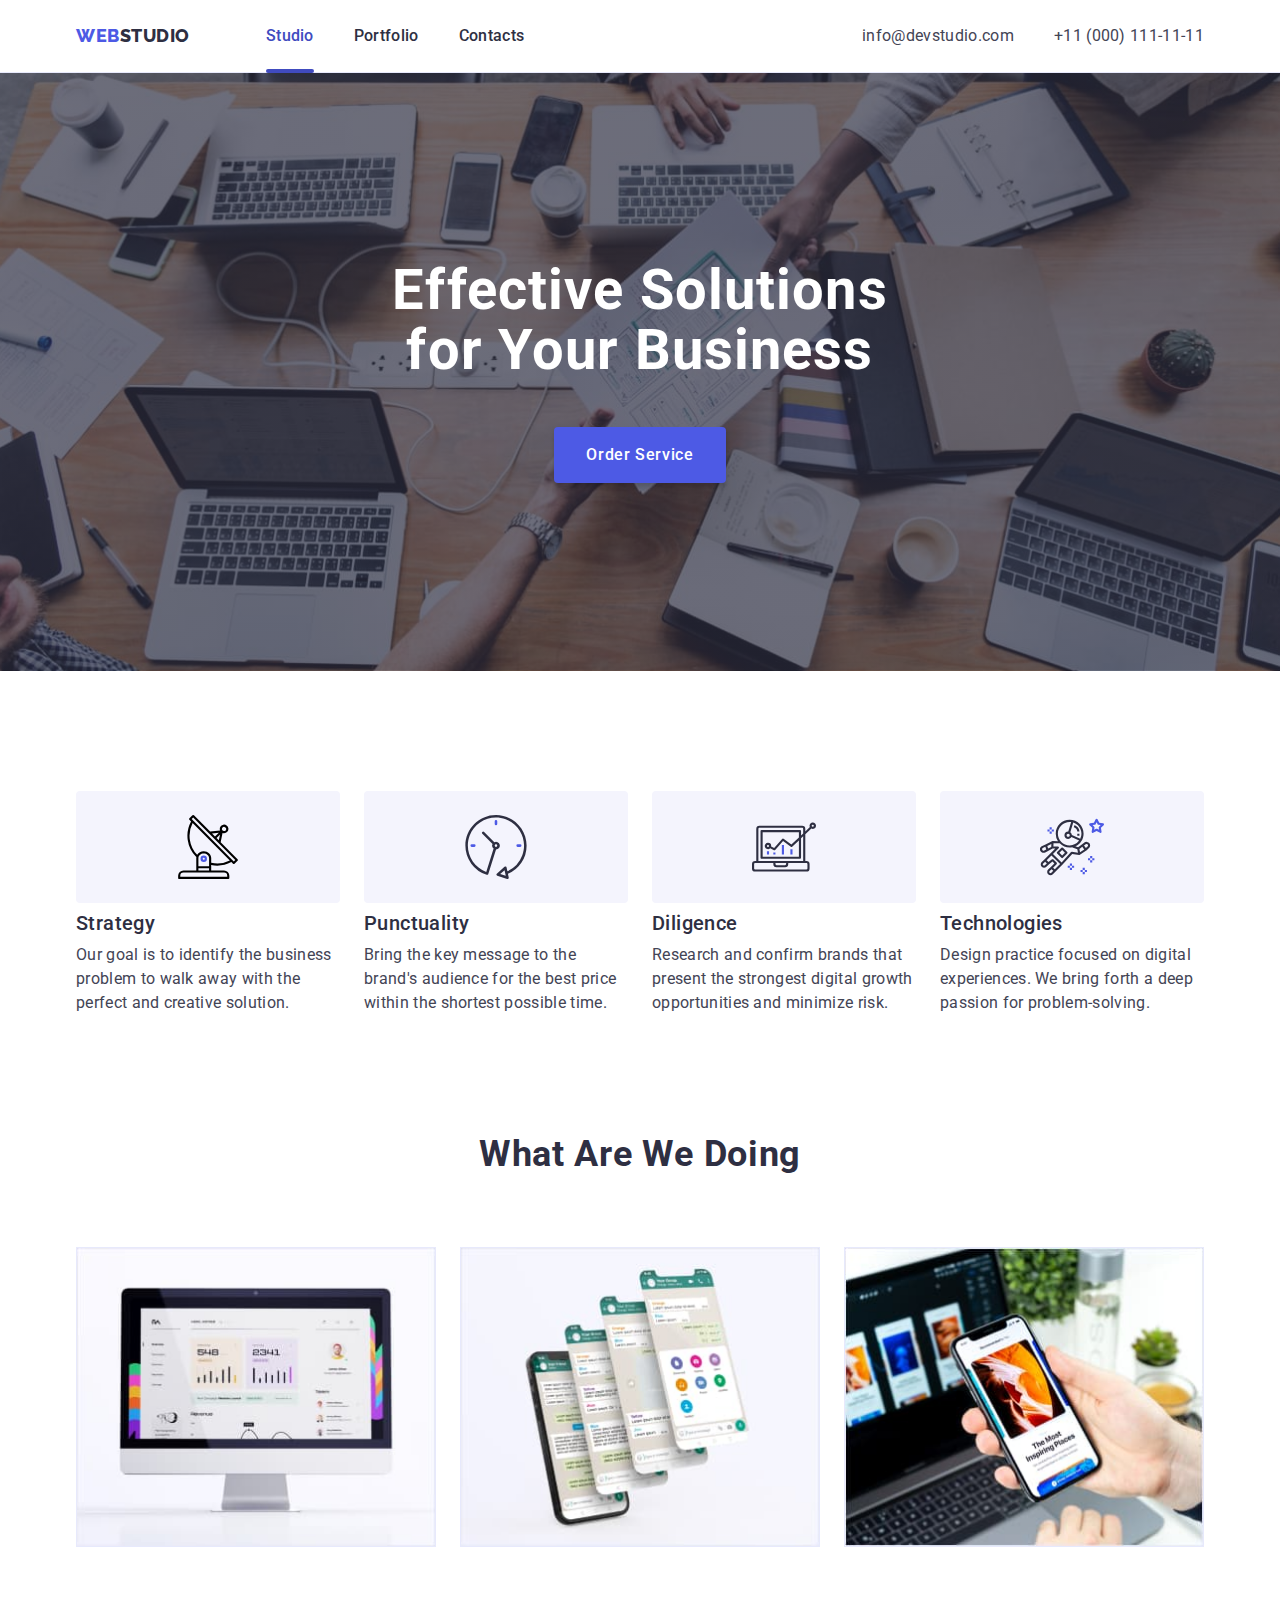
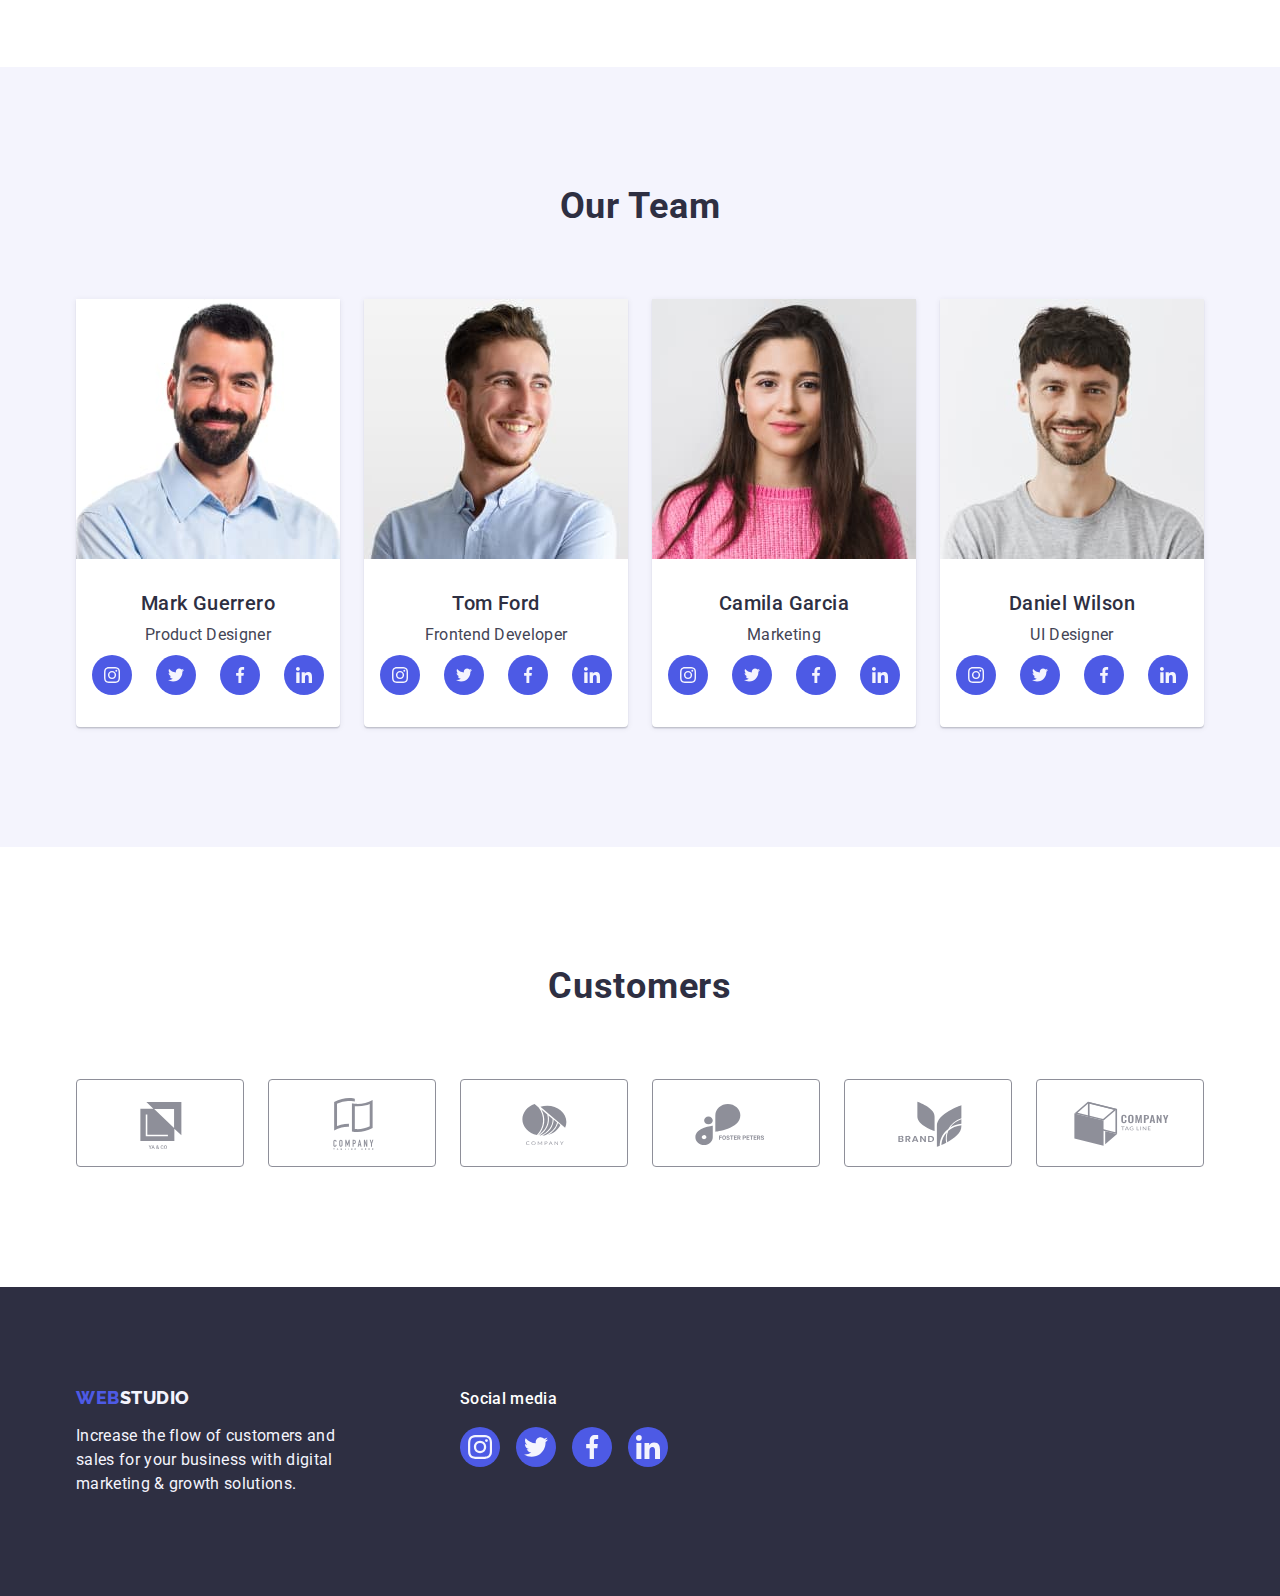
<file: index.html>
<!DOCTYPE html>
<html lang="en">
  <head>
    <meta charset="utf-8" />
    <meta
      name="description"
      content="WEBSTUDIOS description meta tag content"
    />
    <title>WEBSTUDIO</title>
    <!-- Normalize -->
    <link
      rel="stylesheet"
      href="https://cdn.jsdelivr.net/npm/modern-normalize@2.0.0/modern-normalize.min.css"
    />
    <!-- Castom styles -->

    <link
      href="https://fonts.googleapis.com/css2?family=Raleway:wght@800&family=Roboto:wght@400;500;700;900&display=swap"
      rel="stylesheet"
    />

    <!-- Fonts -->
    <link rel="stylesheet" href="./css/styles.css" />
    <link rel="preconnect" href="https://fonts.googleapis.com" />
    <link rel="preconnect" href="https://fonts.gstatic.com" crossorigin />
  </head>

  <body class="page">
    <!-- Header section -->
    <header class="header">
      <div class="header-container container">
        <nav class="header-nav">
          <a class="header-logo link" href="./index.html"
            >Web<span class="logo-other">Studio</span></a
          >
          <ul class="header-list list">
            <li>
              <a class="header-item link active" href="./index.html">Studio</a>
            </li>
            <li>
              <a class="header-item link" href="./portfolio.html">Portfolio</a>
            </li>
            <li><a class="header-item link" href="">Contacts</a></li>
          </ul>
        </nav>

        <!-- Contacts -->
        <address class="contacts">
          <ul class="contacts-list list">
            <li>
              <a class="contacts-item link" href="mailto:info@devstudio.com"
                >info@devstudio.com</a
              >
            </li>
            <li>
              <a class="contacts-item link" href="tel:+110001111111"
                >+11 (000) 111-11-11</a
              >
            </li>
          </ul>
        </address>
      </div>
    </header>

    <!-- Main block -->
    <main class="main">
      <!--Order section  -->
      <section class="section order">
        <div class="order-container container">
          <h1 class="order-title">Effective Solutions for Your Business</h1>
          <button class="order-btn" type="button" data-modal-open>
            Order Service
          </button>
        </div>
      </section>

      <!-- Benefits section-->
      <section class="section benefits">
        <div class="benefits-container container">
          <h2 class="benefits-title visually-hidden">Benefits</h2>
          <ul class="benefits-list list">
            <li class="benefits-item">
              <div class="benefats-icons-container">
                <svg class="benefits-icon" width="64" height="64">
                  <use href="./images/icons.svg#antenna"></use>
                </svg>
              </div>
              <h3 class="benefits-item-title">Strategy</h3>
              <p class="text benefits-title-par">
                Our goal is to identify the business problem to walk away with
                the perfect and creative solution.
              </p>
            </li>

            <li class="benefits-item">
              <div class="benefats-icons-container">
                <svg class="benefits-icon" width="64" height="64">
                  <use href="./images/icons.svg#clock"></use>
                </svg>
              </div>
              <h3 class="benefits-item-title">Punctuality</h3>
              <p class="text benefits-title-par">
                Bring the key message to the brand's audience for the best price
                within the shortest possible time.
              </p>
            </li>

            <li class="benefits-item">
              <div class="benefats-icons-container">
                <svg class="benefits-icon" width="64" height="64">
                  <use href="./images/icons.svg#diagram"></use>
                </svg>
              </div>
              <h3 class="benefits-item-title">Diligence</h3>
              <p class="text benefits-title-par">
                Research and confirm brands that present the strongest digital
                growth opportunities and minimize risk.
              </p>
            </li>

            <li class="benefits-item">
              <div class="benefats-icons-container">
                <svg class="benefits-icon" width="64" height="64">
                  <use href="./images/icons.svg#astronaut"></use>
                </svg>
              </div>
              <h3 class="benefits-item-title">Technologies</h3>
              <p class="text benefits-title-par">
                Design practice focused on digital experiences. We bring forth a
                deep passion for problem-solving.
              </p>
            </li>
          </ul>
        </div>
      </section>

      <!-- Working section -->
      <section class="section working">
        <div class="working-container container">
          <h2 class="title-working">What are we doing</h2>
          <ul class="working-list list">
            <li class="working-item">
              <img
                class="working-img site"
                src="./images/working/img1.jpg"
                alt="Сomputer site"
                width="360"
                height="300"
              />
            </li>

            <li class="working-item">
              <img
                class="working-img mess"
                src="./images/working/img2.jpg"
                alt="Messenger"
                width="360"
                height="300"
              />
            </li>

            <li class="working-item">
              <img
                class="working-img tel"
                src="./images/working/img3.jpg"
                alt="Telephone sites"
                width="360"
                height="300"
              />
            </li>
          </ul>
        </div>
      </section>

      <!-- Team section-->
      <section class="section team">
        <div class="team-container container">
          <h2 class="title-team">Our Team</h2>
          <ul class="team-list list card-set">
            <li class="team-item card-set-item">
              <img
                class="team-img p-designer"
                src="./images/team/img(0).jpg"
                alt="A dark-haired man with a thick black beard in a blue collared shirt"
                width="264"
                height="260"
              />
              <div class="employee">
                <h3 class="team-title">Mark Guerrero</h3>
                <p class="position">Product Designer</p>
                <ul class="network-list list">
                  <li class="network-item">
                    <a
                      class="link network-link"
                      href="https://www.instagram.com/"
                      target="_blank"
                      rel="noopener noreferrer"
                    >
                      <svg class="network-icon" width="16" height="16">
                        <use href="./images/icons.svg#instagram"></use>
                      </svg>
                    </a>
                  </li>

                  <li class="network-item">
                    <a
                      class="link network-link"
                      href="https://twitter.com/"
                      target="_blank"
                      rel="noopener noreferrer"
                    >
                      <svg class="network-icon" width="16" height="16">
                        <use href="./images/icons.svg#twitter"></use>
                      </svg>
                    </a>
                  </li>

                  <li class="network-item">
                    <a
                      class="link network-link"
                      href="https://www.facebook.com/"
                      target="_blank"
                      rel="noopener noreferrer"
                    >
                      <svg class="network-icon" width="16" height="16">
                        <use href="./images/icons.svg#facebook"></use>
                      </svg>
                    </a>
                  </li>

                  <li class="network-item">
                    <a
                      class="link network-link"
                      href="https://www.linkedin.com/"
                      target="_blank"
                      rel="noopener noreferrer"
                    >
                      <svg class="network-icon" width="16" height="16">
                        <use href="./images/icons.svg#linkedin"></use>
                      </svg>
                    </a>
                  </li>
                </ul>
              </div>
            </li>

            <li class="team-item card-set-item">
              <img
                class="team-img developer"
                src="./images/team/img(1).jpg"
                alt="smiling fair-haired man with light stubble in a blue shirt"
                width="264"
                height="260"
              />
              <div class="employee">
                <h3 class="team-title">Tom Ford</h3>
                <p class="position">Frontend Developer</p>
                <ul class="list network-list">
                  <li class="network-item">
                    <a
                      class="link network-link"
                      href="https://www.instagram.com/"
                      target="_blank"
                      rel="noopener noreferrer"
                    >
                      <svg class="network-icon" width="16" height="16">
                        <use href="./images/icons.svg#instagram"></use>
                      </svg>
                    </a>
                  </li>

                  <li class="network-item">
                    <a
                      class="link network-link"
                      href="https://twitter.com/"
                      target="_blank"
                      rel="noopener noreferrer"
                    >
                      <svg class="network-icon" width="16" height="16">
                        <use href="./images/icons.svg#twitter"></use>
                      </svg>
                    </a>
                  </li>

                  <li class="network-item">
                    <a
                      class="link network-link"
                      href="https://www.facebook.com/"
                      target="_blank"
                      rel="noopener noreferrer"
                    >
                      <svg class="network-icon" width="16" height="16">
                        <use href="./images/icons.svg#facebook"></use>
                      </svg>
                    </a>
                  </li>

                  <li class="network-item">
                    <a
                      class="link network-link"
                      href="https://www.linkedin.com/"
                      target="_blank"
                      rel="noopener noreferrer"
                    >
                      <svg class="network-icon" width="16" height="16">
                        <use href="./images/icons.svg#linkedin"></use>
                      </svg>
                    </a>
                  </li>
                </ul>
              </div>
            </li>

            <li class="team-item card-set-item">
              <img
                class="team-img marketing"
                src="./images/team/img(2).jpg"
                alt="a girl with long dark hair in a pink sweater"
                width="264"
                height="260"
              />
              <div class="employee">
                <h3 class="team-title">Camila Garcia</h3>
                <p class="position">Marketing</p>
                <ul class="list network-list">
                  <li class="network-item">
                    <a
                      class="link network-link"
                      href="https://www.instagram.com/"
                      target="_blank"
                      rel="noopener noreferrer"
                    >
                      <svg class="network-icon" width="16" height="16">
                        <use href="./images/icons.svg#instagram"></use>
                      </svg>
                    </a>
                  </li>

                  <li class="network-item">
                    <a
                      class="link network-link"
                      href="https://twitter.com/"
                      target="_blank"
                      rel="noopener noreferrer"
                    >
                      <svg class="network-icon" width="16" height="16">
                        <use href="./images/icons.svg#twitter"></use>
                      </svg>
                    </a>
                  </li>

                  <li class="network-item">
                    <a
                      class="link network-link"
                      href="https://www.facebook.com/"
                      target="_blank"
                      rel="noopener noreferrer"
                    >
                      <svg class="network-icon" width="16" height="16">
                        <use href="./images/icons.svg#facebook"></use>
                      </svg>
                    </a>
                  </li>

                  <li class="network-item">
                    <a
                      class="link network-link"
                      href="https://www.linkedin.com/"
                      target="_blank"
                      rel="noopener noreferrer"
                    >
                      <svg class="network-icon" width="16" height="16">
                        <use href="./images/icons.svg#linkedin"></use>
                      </svg>
                    </a>
                  </li>
                </ul>
              </div>
            </li>

            <li class="team-item card-set-item">
              <img
                class="team-img ui-designer"
                src="./images/team/img(3).jpg"
                alt="smiling dark-haired man in a gray t-shirt"
                width="264"
                height="260"
              />
              <div class="employee">
                <h3 class="team-title">Daniel Wilson</h3>
                <p class="position">UI Designer</p>
                <ul class="list network-list">
                  <li class="network-item">
                    <a
                      class="link network-link"
                      href="https://www.instagram.com/"
                      target="_blank"
                      rel="noopener noreferrer"
                    >
                      <svg class="network-icon" width="16" height="16">
                        <use href="./images/icons.svg#instagram"></use>
                      </svg>
                    </a>
                  </li>

                  <li class="network-item">
                    <a
                      class="link network-link"
                      href="https://twitter.com/"
                      target="_blank"
                      rel="noopener noreferrer"
                    >
                      <svg class="network-icon" width="16" height="16">
                        <use href="./images/icons.svg#twitter"></use>
                      </svg>
                    </a>
                  </li>

                  <li class="network-item">
                    <a
                      class="link network-link"
                      href="https://www.facebook.com/"
                      target="_blank"
                      rel="noopener noreferrer"
                    >
                      <svg class="network-icon" width="16" height="16">
                        <use href="./images/icons.svg#facebook"></use>
                      </svg>
                    </a>
                  </li>

                  <li class="network-item">
                    <a
                      class="link network-link"
                      href="https://www.linkedin.com/"
                      target="_blank"
                      rel="noopener noreferrer"
                    >
                      <svg class="network-icon" width="16" height="16">
                        <use href="./images/icons.svg#linkedin"></use>
                      </svg>
                    </a>
                  </li>
                </ul>
              </div>
            </li>
          </ul>
        </div>
      </section>

      <!-- customers section -->
      <section class="customers-section">
        <div class="container">
          <h2 class="customers-title">Customers</h2>
          <ul class="list customers-list">
            <li class="customers-item">
              <a
                href=""
                class="link customers-link"
                aria-label="Company YA & CO"
              >
                <svg class="customers-icon" width="104" height="56">
                  <use href="./images/icons.svg#logo0"></use>
                </svg>
              </a>
            </li>
            <li class="customers-item">
              <a
                href=""
                class="link customers-link"
                aria-label="Company TAGLINE HERE"
              >
                <svg class="customers-icon" width="104" height="56">
                  <use href="./images/icons.svg#logo1"></use>
                </svg>
              </a>
            </li>
            <li class="customers-item">
              <a
                href=""
                class="link customers-link"
                aria-label="Company COMPANY"
              >
                <svg class="customers-icon" width="104" height="56">
                  <use href="./images/icons.svg#logo2"></use>
                </svg>
              </a>
            </li>
            <li class="customers-item">
              <a
                href=""
                class="link customers-link"
                aria-label="Company FOSTER PETERS"
              >
                <svg class="customers-icon" width="104" height="56">
                  <use href="./images/icons.svg#logo3"></use>
                </svg>
              </a>
            </li>
            <li class="customers-item">
              <a href="" class="link customers-link" aria-label="Company BRAND">
                <svg class="customers-icon" width="104" height="56">
                  <use href="./images/icons.svg#logo4"></use>
                </svg>
              </a>
            </li>
            <li class="customers-item">
              <a
                href=""
                class="link customers-link"
                aria-label="Company TAG LINE"
              >
                <svg class="customers-icon" width="104" height="56">
                  <use href="./images/icons.svg#logo5"></use>
                </svg>
              </a>
            </li>
          </ul>
        </div>
      </section>
    </main>

    <!-- Footer block -->
    <footer class="footer">
      <div class="footer-container container">
        <div class="footer-logo-container">
          <a class="footer-logo link" href="./index.html"
            >Web<span class="logo-white">Studio</span></a
          >

          <!-- exhortation -->
          <p class="exhortation">
            Increase the flow of customers and sales for your business with
            digital marketing & growth solutions.
          </p>
        </div>

        <div class="footer-container-social">
          <p class="footer-network-text">Social media</p>
          <ul class="list network-list network-list-footer">
            <li class="network-item network-item-footer">
              <a
                class="link network-link network-link-footer"
                href="https://www.instagram.com/"
                target="_blank"
                rel="noopener noreferrer"
              >
                <svg class="network-icon" width="24" height="24">
                  <use href="./images/icons.svg#instagram"></use>
                </svg>
              </a>
            </li>
            <li class="network-item network-item-footer">
              <a
                class="link network-link network-link-footer"
                href="https://twitter.com/"
                target="_blank"
                rel="noopener noreferrer"
              >
                <svg class="network-icon" width="24" height="24">
                  <use href="./images/icons.svg#twitter"></use>
                </svg>
              </a>
            </li>
            <li class="network-item network-item-footer">
              <a
                class="link network-link network-link-footer"
                href="https://www.facebook.com/"
                target="_blank"
                rel="noopener noreferrer"
              >
                <svg class="network-icon" width="24" height="24">
                  <use href="./images/icons.svg#facebook"></use>
                </svg>
              </a>
            </li>
            <li class="network-item network-item-footer">
              <a
                class="link network-link network-link-footer"
                href="https://www.linkedin.com/"
                target="_blank"
                rel="noopener noreferrer"
              >
                <svg class="network-icon" width="24" height="24">
                  <use href="./images/icons.svg#linkedin"></use>
                </svg>
              </a>
            </li>
          </ul>
        </div>
      </div>
    </footer>

    <!-- modal window -->
    <div class="backdrop is-hidden" data-modal>
      <div class="modal">
        <button class="btn modal-btn" type="button" data-modal-close>
          <svg class="modal-icon" width="8" height="8">
            <use href="./images/icons.svg#close"></use>
          </svg>
        </button>
      </div>
    </div>
    <script src="./js/modal.js"></script>
  </body>
</html>
</file>
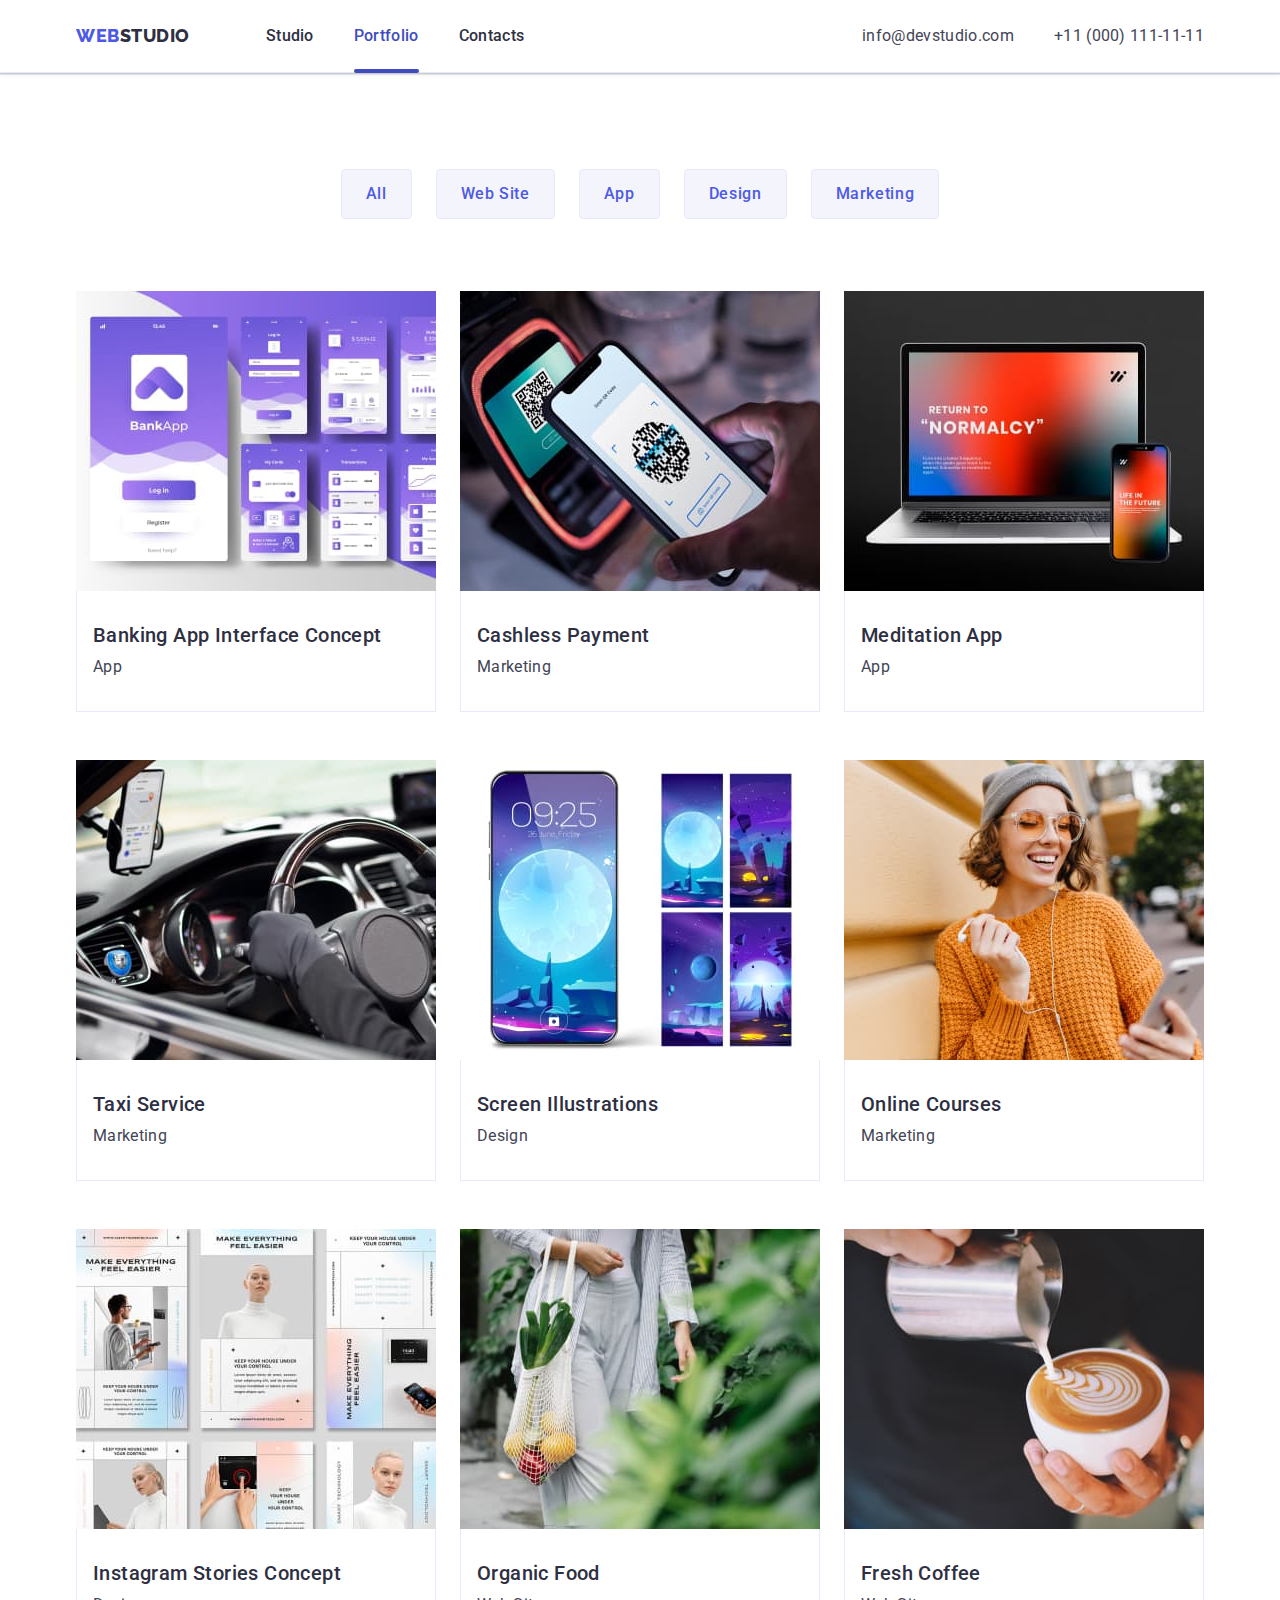
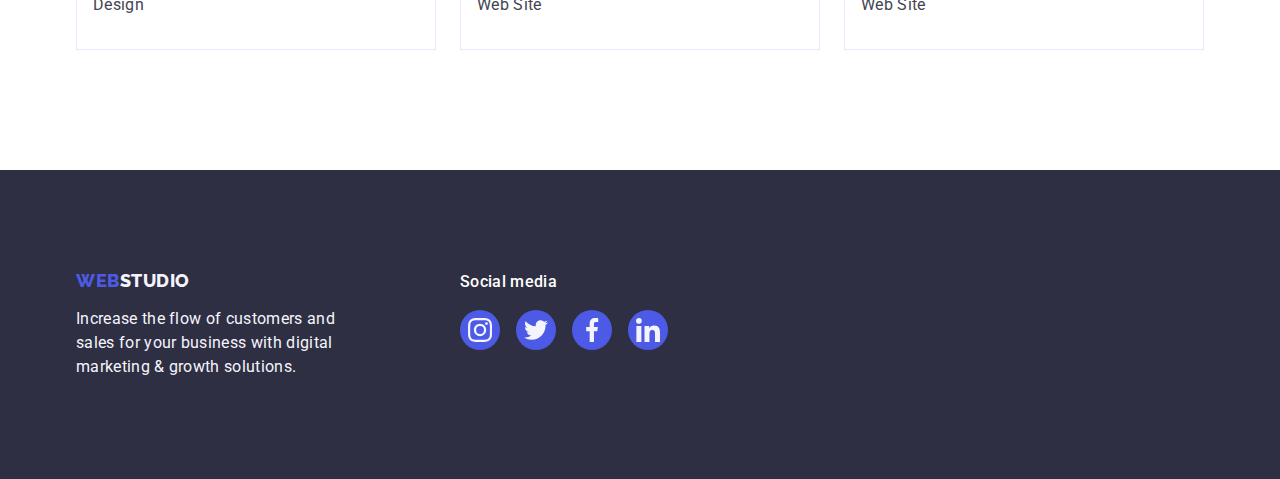
<file: portfolio.html>
<!DOCTYPE html>
<html lang="en">
  <head>
    <meta charset="utf-8" />
    <meta name="description" content="WEBSTUDIOS Portfolio" />
    <title>Portfolio</title>
    <!-- Normalize -->
    <link
      rel="stylesheet"
      href="https://cdn.jsdelivr.net/npm/modern-normalize@2.0.0/modern-normalize.min.css"
    />
    <link rel="stylesheet" href="./css/styles.css" />
    <link rel="preconnect" href="https://fonts.googleapis.com" />
    <link rel="preconnect" href="https://fonts.gstatic.com" crossorigin />
    <link
      href="https://fonts.googleapis.com/css2?family=Raleway:wght@800&family=Roboto:wght@400;500;700;900&display=swap"
      rel="stylesheet"
    />
  </head>

  <body class="page">
    <!-- Header section -->
    <header class="header">
      <div class="header-container container">
        <nav class="header-nav">
          <a class="header-logo link" href="./index.html"
            >Web<span class="logo-other">Studio</span></a
          >
          <ul class="header-list list">
            <li><a class="header-item link" href="./index.html">Studio</a></li>
            <li>
              <a class="header-item link active" href="./portfolio.html"
                >Portfolio</a
              >
            </li>
            <li><a class="header-item link" href="">Contacts</a></li>
          </ul>
        </nav>

        <!-- Contacts -->
        <address class="contacts">
          <ul class="contacts-list list">
            <li>
              <a class="contacts-item link" href="mailto:info@devstudio.com"
                >info@devstudio.com</a
              >
            </li>
            <li>
              <a class="contacts-item link" href="tel:+110001111111"
                >+11 (000) 111-11-11</a
              >
            </li>
          </ul>
        </address>
      </div>
    </header>

    <!-- main block -->
    <main>
      <section class="section-portfolio">
        <div class="container">
          <h1 class="visually-hidden">Completed projects</h1>
          <ul class="list-kind card-set">
            <li>
              <button class="portfolio-btn card-set-item" type="button">
                All
              </button>
            </li>
            <li>
              <button class="portfolio-btn card-set-item" type="button">
                Web Site
              </button>
            </li>
            <li>
              <button class="portfolio-btn card-set-item" type="button">
                App
              </button>
            </li>
            <li>
              <button class="portfolio-btn card-set-item" type="button">
                Design
              </button>
            </li>
            <li>
              <button class="portfolio-btn card-set-item" type="button">
                Marketing
              </button>
            </li>
          </ul>

          <ul class="list card card-set">
            <li class="card-set-item portfolio-item">
              <a href="" class="portfolio-link link">
                <div class="portfolio-overlay">
                  <!-- <div class="portfolio-wrapper"> -->
                  <img
                    class="portfolio-project-image"
                    src="./images/portfolio/img4.jpg"
                    alt="Banking App Interface Concept"
                    width="360"
                    height="300"
                  />
                  <!-- </div> -->
                  <!-- <div class="overlay"> -->
                  <p class="overlay-text">
                    14 Stylish and User-Friendly App Design Concepts · Task
                    Manager App · Calorie Tracker App · Exotic Fruit Ecommerce
                    App · Cloud Storage App
                  </p>
                  <!-- </div> -->
                </div>
                <div class="card-border">
                  <h2 class="project-name">Banking App Interface Concept</h2>
                  <p class="scope-project">App</p>
                </div>
              </a>
            </li>

            <li class="card-set-item portfolio-item">
              <a class="portfolio-link link" href="">
                <div class="portfolio-overlay">
                  <!-- <div class="portfolio-wrapper"> -->
                  <img
                    src="./images/portfolio/img5.jpg"
                    alt="payment by phone"
                    width="360"
                    height="300"
                  />
                  <!-- </div> -->
                  <!-- <div class="overlay"> -->
                  <p class="overlay-text">
                    14 Stylish and User-Friendly App Design Concepts · Task
                    Manager App · Calorie Tracker App · Exotic Fruit Ecommerce
                    App · Cloud Storage App
                  </p>
                  <!-- </div> -->
                </div>
                <div class="card-border">
                  <h2 class="project-name">Cashless Payment</h2>
                  <p class="scope-project">Marketing</p>
                </div>
              </a>
            </li>

            <li class="card-set-item portfolio-item">
              <a class="portfolio-link link" href="">
                <div class="portfolio-overlay">
                  <!-- <div class="portfolio-wrapper"> -->
                  <img
                    src="./images/portfolio/img6.jpg"
                    alt="the interface of the App for meditation on a smartphone and phone"
                    width="360"
                    height="300"
                  />
                  <!-- </div> -->
                  <!-- <div class="overlay"> -->
                  <p class="overlay-text">
                    14 Stylish and User-Friendly App Design Concepts · Task
                    Manager App · Calorie Tracker App · Exotic Fruit Ecommerce
                    App · Cloud Storage App
                  </p>
                  <!-- </div> -->
                </div>
                <div class="card-border">
                  <h2 class="project-name">Meditation App</h2>
                  <p class="scope-project">App</p>
                </div>
              </a>
            </li>

            <li class="card-set-item portfolio-item">
              <a class="portfolio-link link" href="">
                <div class="portfolio-overlay">
                  <!-- <div class="portfolio-wrapper"> -->
                  <img
                    src="./images/portfolio/img7.jpg"
                    alt="hands in black gloves hold the steering wheel of the car"
                    width="360"
                    height="300"
                  />
                  <!-- </div> -->
                  <!-- <div class="overlay"> -->
                  <p class="overlay-text">
                    14 Stylish and User-Friendly App Design Concepts · Task
                    Manager App · Calorie Tracker App · Exotic Fruit Ecommerce
                    App · Cloud Storage App
                  </p>
                  <!-- </div> -->
                </div>
                <div class="card-border">
                  <h2 class="project-name">Taxi Service</h2>
                  <p class="scope-project">Marketing</p>
                </div>
              </a>
            </li>

            <li class="card-set-item portfolio-item">
              <a class="portfolio-link link" href="">
                <div class="portfolio-overlay">
                  <!-- <div class="portfolio-wrapper"> -->
                  <img
                    src="./images/portfolio/img8.jpg"
                    alt="background image on the smartphone screen with the moon and different variations of this image"
                    width="360"
                    height="300"
                  />

                  <p class="overlay-text">
                    14 Stylish and User-Friendly App Design Concepts · Task
                    Manager App · Calorie Tracker App · Exotic Fruit Ecommerce
                    App · Cloud Storage App
                  </p>
                </div>
                <div class="card-border">
                  <h2 class="project-name">Screen Illustrations</h2>
                  <p class="scope-project">Design</p>
                </div>
              </a>
            </li>

            <li class="card-set-item portfolio-item">
              <a class="portfolio-link link" href="">
                <div class="portfolio-overlay">
                  <img
                    src="./images/portfolio/img9.jpg"
                    alt="a girl in a yellow sweater is smiling and listening to online courses in headphones using a smartphone"
                    width="360"
                    height="300"
                  />

                  <p class="overlay-text">
                    14 Stylish and User-Friendly App Design Concepts · Task
                    Manager App · Calorie Tracker App · Exotic Fruit Ecommerce
                    App · Cloud Storage App
                  </p>
                </div>
                <div class="card-border">
                  <h2 class="project-name">Online Courses</h2>
                  <p class="scope-project">Marketing</p>
                </div>
              </a>
            </li>

            <li class="card-set-item portfolio-item">
              <a class="portfolio-link link" href="">
                <div class="portfolio-overlay">
                  <img
                    src="./images/portfolio/img10.jpg"
                    alt="several options for posts on Instagram"
                    width="360"
                    height="300"
                  />

                  <p class="overlay-text">
                    14 Stylish and User-Friendly App Design Concepts · Task
                    Manager App · Calorie Tracker App · Exotic Fruit Ecommerce
                    App · Cloud Storage App
                  </p>
                </div>
                <div class="card-border">
                  <h2 class="project-name">Instagram Stories Concept</h2>
                  <p class="scope-project">Design</p>
                </div>
              </a>
            </li>

            <li class="card-set-item portfolio-item">
              <a class="portfolio-link link" href="">
                <div class="portfolio-overlay">
                  <img
                    src="./images/portfolio/img11.jpg"
                    alt="a woman carries vegetables in a bag in the form of a net"
                    width="360"
                    height="300"
                  />

                  <p class="overlay-text">
                    14 Stylish and User-Friendly App Design Concepts · Task
                    Manager App · Calorie Tracker App · Exotic Fruit Ecommerce
                    App · Cloud Storage App
                  </p>
                </div>
                <div class="card-border">
                  <h2 class="project-name">Organic Food</h2>
                  <p class="scope-project">Web Site</p>
                </div>
              </a>
            </li>

            <li class="card-set-item portfolio-item">
              <a class="portfolio-link link" href="">
                <div class="portfolio-overlay">
                  <img
                    src="./images/portfolio/img12.jpg"
                    alt="making coffee"
                    width="360"
                    height="300"
                  />

                  <p class="overlay-text">
                    14 Stylish and User-Friendly App Design Concepts · Task
                    Manager App · Calorie Tracker App · Exotic Fruit Ecommerce
                    App · Cloud Storage App
                  </p>
                </div>
                <div class="card-border">
                  <h2 class="project-name">Fresh Coffee</h2>
                  <p class="scope-project">Web Site</p>
                </div>
              </a>
            </li>
          </ul>
        </div>
      </section>
    </main>

    <!-- Footer block -->
    <footer class="footer">
      <div class="footer-container container">
        <div class="footer-logo-container">
          <a class="footer-logo link" href="./index.html"
            >Web<span class="logo-white">Studio</span></a
          >

          <!-- exhortation -->
          <p class="exhortation">
            Increase the flow of customers and sales for your business with
            digital marketing & growth solutions.
          </p>
        </div>

        <div class="footer-container-social">
          <p class="footer-network-text">Social media</p>
          <ul class="list network-list network-list-footer">
            <li class="network-item network-item-footer">
              <a
                class="link network-link network-link-footer"
                href="https://www.instagram.com/"
                target="_blank"
                rel="noopener noreferrer"
              >
                <svg class="network-icon" width="24" height="24">
                  <use href="./images/icons.svg#instagram"></use>
                </svg>
              </a>
            </li>
            <li class="network-item network-item-footer">
              <a
                class="link network-link network-link-footer"
                href="https://twitter.com/"
                target="_blank"
                rel="noopener noreferrer"
              >
                <svg class="network-icon" width="24" height="24">
                  <use href="./images/icons.svg#twitter"></use>
                </svg>
              </a>
            </li>
            <li class="network-item network-item-footer">
              <a
                class="link network-link network-link-footer"
                href="https://www.facebook.com/"
                target="_blank"
                rel="noopener noreferrer"
              >
                <svg class="network-icon" width="24" height="24">
                  <use href="./images/icons.svg#facebook"></use>
                </svg>
              </a>
            </li>
            <li class="network-item network-item-footer">
              <a
                class="link network-link network-link-footer"
                href="https://www.linkedin.com/"
                target="_blank"
                rel="noopener noreferrer"
              >
                <svg class="network-icon" width="24" height="24">
                  <use href="./images/icons.svg#linkedin"></use>
                </svg>
              </a>
            </li>
          </ul>
        </div>
      </div>
    </footer>
  </body>
</html>
</file>
<file: css/styles.css>
:root {
  --white: #fff;
  --navyblue: #2e2f42;
  --slate: #434455;
  --iris: #4d5ae5;
  --ocean: #404bbf;
  --cloud: #f4f4fd;
  --cornflower: #e7e9fc;
  --items: 3;
  --indent-column: 24px;
  --indent-row: 48px;

  --icon-color: #8e8f99;
  --icon-hover-color: #404bbf;
  --light-green-icon: #31d0aa;
}

.page {
  font-family: 'Roboto', sans-serif;
  background-color: var(--white);
  color: var(--slate);
}

*,
*::before,
*::after {
  box-sizing: border-box;
}

.visually-hidden {
  position: absolute;
  width: 1px;
  height: 1px;
  margin: -1px;
  border: 0;
  padding: 0;

  white-space: nowrap;
  clip-path: inset(100%);
  clip: rect(0 0 0 0);
  overflow: hidden;
}
/* Reset */

.link {
  text-decoration: none;
  color: currentColor;
  font-style: normal;
}

.list {
  list-style: none;
}

h1,
h2,
h3,
h4,
h5,
p {
  margin: 0;
}

ul,
ol {
  list-style: none;
  margin: 0;
  padding: 0;
}

a {
  text-decoration: none;
  color: currentColor;
}

img {
  display: block;
}

button {
  font-family: inherit;
  cursor: pointer;
}

.section {
}

.container {
  width: 1158px;
  margin-left: auto;
  margin-right: auto;
  padding-left: 15px;
  padding-right: 15px;

  /* outline: 2px solid red; */
  /* outline-offset: -2px; */
}

/* Flexbox grid */
.card-set {
  display: flex;
  flex-wrap: wrap;
  gap: var(--indent-row) var(--indent-column);
}

card-set-item {
  width: calc((100% - 48px) / 3);
}
/* HEADER */

.header {
  border-bottom: 1px solid var(--cornflower);
  box-shadow: 0px 2px 1px rgba(46, 47, 66, 0.08),
    0px 1px 1px rgba(46, 47, 66, 0.16), 0px 1px 6px rgba(46, 47, 66, 0.08);
}

.header-container {
  display: flex;
  justify-content: space-between;
}

.header-nav {
  display: flex;
  align-items: center;
}

.header-logo {
  color: var(--iris);
  font-size: 18px;
  font-family: 'Raleway', sans-serif;
  font-weight: 800;
  line-height: 1.17;
  letter-spacing: 0.54px;
  text-transform: uppercase;

  margin-right: 76px;
}

.logo-other {
  color: var(--navyblue);
}

.header-list {
  display: flex;
  gap: 40px;
}

.header-item {
  font-weight: 500;
  line-height: 1.5;
  letter-spacing: 0.02em;
  color: var(--navyblue);
  display: block;
  padding: 24px 0;
  transition: color 250ms cubic-bezier(0.4, 0, 0.2, 1);
  position: relative;
}

.header-item:hover,
.header-item:focus {
  color: var(--ocean);
}

.active {
  color: var(--icon-hover-color);
}

.header-item.active::after {
  content: '';
  position: absolute;
  bottom: -1px;
  left: 0;

  display: block;
  width: 100%;
  height: 4px;
  border-radius: 2px;
  background-color: var(--ocean);
}

.contacts {
  font-style: normal;
}

.contacts-list {
  display: flex;
  gap: 40px;
}

.contacts-item {
  line-height: 1.5;
  letter-spacing: 0.02em;

  display: block;
  padding: 24px 0;

  transition: color 250ms cubic-bezier(0.4, 0, 0.2, 1);
}

.contacts-item:hover,
.contacts-item:focus {
  color: var(--ocean);
}

/* MAIN */
.main {
}

.section {
}

.order {
  background-color: var(--navyblue);
  font-family: 'Roboto', sans-serif;
  font-size: 16px;
  line-height: 1.5;
  letter-spacing: 0.04em;

  max-width: 1440px;

  padding-top: 188px;
  padding-bottom: 188px;

  background-image: linear-gradient(
      to bottom,
      rgba(46, 47, 66, 0.7),
      rgba(46, 47, 66, 0.7)
    ),
    url(../images/order/people-office.jpg);
  background-repeat: no-repeat;
  background-position: center;
  background-size: cover;
  margin: 0 auto;
}

.order-title {
  color: var(--white);
  text-align: center;
  font-size: 56px;
  line-height: 1.07;
  letter-spacing: 1.12px;

  max-width: 496px;
  margin: 0 auto;
  margin-bottom: 46px;
}

.order-btn {
  background: var(--iris);
  color: var(--white);
  font-family: 'Roboto', sans-serif;
  font-weight: 500;
  font-size: 16px;
  line-height: 1.5;
  letter-spacing: 0.04em;
  min-width: 169px;
  height: 56px;
  border: none;

  display: block;
  margin: 0 auto;
  padding: 16px 32px;
  border-radius: 4px;
  background: var(--iris);
  box-shadow: 0px 4px 4px 0px rgba(0, 0, 0, 0.15);

  transition: background-color 250ms cubic-bezier(0.4, 0, 0.2, 1);
}

.order-btn:hover,
.order-btn:focus {
  background-color: var(--ocean);
}

/* benefits section */
.benefits {
  padding: 120px 0;
}

.benefits-title {
  font-size: 36px;
  line-height: 1.11;
  text-align: center;
  color: var(--navyblue);
}

.benefits-list {
  display: flex;
  justify-content: space-between;
  margin: 0 auto;
  gap: 24px;
}

.benefits-item {
  width: 264px;
  flex-basis: calc((100% - 72px) / 4);
}

.benefats-icons-container {
  display: flex;
  justify-content: center;
  align-items: center;
  margin-bottom: 8px;

  width: 264px;
  height: 112px;

  background-color: var(--cloud);
  border-radius: 4px;
}

.benefits-icon {
}

.benefits-item-title {
  font-size: 20px;
  font-weight: 500;
  line-height: 1.2;
  letter-spacing: 0.4px;
  color: var(--navyblue);
  margin-bottom: 8px;
}

.text {
  color: var(--slate);
  line-height: 1.5;
  letter-spacing: 0.32px;
  font-size: 16px;
}

.benefits-title-par {
  font-size: 16px;
  line-height: 1.5;
  letter-spacing: 0.02em;
  color: var(--slate);
}

/* working section */
.working {
  font-size: 36px;
  line-height: 1.11;
  text-align: center;
  letter-spacing: 0.02em;
  padding-bottom: 120px;
}

.title-working {
  font-size: 36px;
  text-transform: capitalize;
  letter-spacing: 0.02em;
  color: var(--navyblue);
  margin-bottom: 72px;
}

.working-list {
  display: flex;
  gap: 24px;
}

.working-item {
  flex-basis: calc((100% - 48) / 3);
}

.working-img {
  border: 1px solid var(--cornflower);
}

.site {
}

.mess {
}

.tel {
}

/* team section */

.team {
  padding: 120px 0;
  background-color: var(--cloud);
}

.title-team {
  font-size: 36px;
  line-height: 1.11;
  text-align: center;
  letter-spacing: 0.02em;
  color: var(--navyblue);
  margin-bottom: 72px;
}

.team-list {
  display: flex;
  gap: 24px;
}

.team-item {
  background-color: var(--white);
  border-radius: 0px 0px 4px 4px;
  flex-basis: calc((100% - 72) / 4);
  box-shadow: 0px 1px 6px rgba(46, 47, 66, 0.08),
    0px 1px 1px rgba(46, 47, 66, 0.16), 0px 2px 1px rgba(46, 47, 66, 0.08);
}

.team-img {
}

.network-list {
  display: flex;
  gap: 24px;
  justify-content: center;
  align-items: center;
}
.network-item {
  display: flex;
  justify-content: center;
  align-items: center;
  width: 40px;
  height: 40px;
}

.network-link {
  display: flex;
  justify-content: center;
  align-items: center;
  width: 100%;
  height: 100%;
  background-color: var(--iris);
  border-radius: 50%;

  transition: background-color 250ms cubic-bezier(0.4, 0, 0.2, 1);
}

.network-link:hover,
.network-link:focus {
  background-color: var(--ocean);
}

.network-icon {
  fill: var(--cloud);
}

.employee {
  padding: 32px 0;
}

.p-designer {
}

.team-title {
  font-size: 20px;
  font-weight: 500;
  line-height: 1.2;
  letter-spacing: 0.4px;
  color: var(--navyblue);
  text-align: center;
}

.position {
  color: var(--slate);
  line-height: 1.5;
  letter-spacing: 0.32px;
  font-size: 16px;
  letter-spacing: 0.02em;
  text-align: center;
  margin: 8px auto;
}

.developer {
}

.marketing {
}

.ui-designer {
}

/* customers section */
.customers-section {
  padding-top: 120px;
  padding-bottom: 120px;
}

.customers-title {
  color: var(--navyblue);
  text-align: center;
  font-size: 36px;
  font-weight: 700;
  line-height: 1.11;
  letter-spacing: 0.72px;
  text-transform: capitalize;
  margin-bottom: 72px;
}

.customers-list {
  display: flex;
  justify-content: center;
  gap: 24px;
}

.customers-item {
}

.customers-link {
  display: flex;
  justify-content: center;
  align-items: center;

  width: 168px;
  height: 88px;
  color: var(--icon-color);

  border: 1px solid var(--icon-color);
  border-radius: 4px;

  transition: border-color 250ms cubic-bezier(0.4, 0, 0.2, 1),
    color 250ms cubic-bezier(0.4, 0, 0.2, 1);
}

.customers-link:hover .customers-icon {
  color: var(--icon-hover-color);
}

.customers-link:focus .customers-icon {
  color: var(--icon-hover-color);
}

.customers-link:hover,
.customers-link:focus {
  border-color: var(--icon-hover-color);
  color: var(--ocean);
}

.customers-icon {
  fill: currentColor;
}

/* footer */

.footer {
  background-color: var(--navyblue);
  padding-top: 100px;
  padding-bottom: 100px;
}

.footer-container {
  display: flex;
  align-items: baseline;
}

.footer-logo {
  font-family: 'Raleway', sans-serif;
  font-size: 18px;
  font-weight: 800;
  line-height: 1.17;
  letter-spacing: 0.54px;
  text-transform: uppercase;
  color: var(--iris);
  display: inline-block;
  margin-bottom: 16px;
}

.logo-white {
  color: var(--cloud);
}

.exhortation {
  color: var(--cloud);
  line-height: 1.5;
  letter-spacing: 0.32px;
  width: 264px;
}

.footer-container-social {
}

.footer-network-text {
  letter-spacing: 0.32px;
  color: var(--white);
  margin-bottom: 16px;
  font-weight: 500;
  line-height: 1.5;
}

.network-link-footer:hover,
.network-link-footer:focus {
  background-color: var(--light-green-icon);
}

.network-icon {
  fill: var(--cloud);
}

.footer-logo-container {
  margin-right: 120px;
}

.network-list-footer {
  gap: 16px;
}

/* PORTFOLIO */
.portfolio-btn {
  font-family: 'Roboto', sans-serif;
  font-size: 16px;
  letter-spacing: 0.04em;
  background-color: var(--cloud);
  color: var(--iris);
  text-align: center;
  font-weight: 500;
  line-height: 1.5;
  letter-spacing: 0.64px;

  transition: color 250ms cubic-bezier(0.4, 0, 0.2, 1),
    background-color 250ms cubic-bezier(0.4, 0, 0.2, 1),
    border-color 250ms cubic-bezier(0.4, 0, 0.2, 1),
    box-shadow 250ms cubic-bezier(0.4, 0, 0.2, 1);
}

.portfolio-btn:hover,
.portfolio-btn:focus {
  background-color: var(--ocean);
  color: var(--white);
  border: 1px solid transparent;
  box-shadow: 0px 3px 1px rgba(0, 0, 0, 0.1), 0px 2px 1px rgba(0, 0, 0, 0.08),
    0px 2px 2px rgba(0, 0, 0, 0.12);
}

.portfolio-link {
  display: block;
  transition: box-shadow 250ms cubic-bezier(0.4, 0, 0.2, 1);
}

.portfolio-link:hover {
  box-shadow: 0px 1px 6px rgba(46, 47, 66, 0.08),
    0px 1px 1px rgba(46, 47, 66, 0.16), 0px 2px 1px rgba(46, 47, 66, 0.08);
  transform: translateY(0%);
}

.portfolio-link:hover.project-name {
  font-weight: 500;
  font-size: 20px;
  line-height: 1.2;
  letter-spacing: 0.02em;
  color: var(--navyblue);
  margin-bottom: 8px;
  transform: translateY(0%);
}

.scope-project {
  font-size: 16px;
  line-height: 1.5;
  letter-spacing: 0.02em;
  color: var(--slate);
}

.card-border {
  padding: 32px 16px;
  border: 1px solid var(--cornflower);
  border-top: none;
}

.btns-portfolio {
  padding-top: 96px;
  padding-bottom: 72px;
  justify-content: center;
}

.project-name {
  color: var(--navyblue);
  font-size: 20px;
  font-weight: 500;
  line-height: 1.2;
  letter-spacing: 0.4px;
  margin-bottom: 8px;
}

.portfolio-btn {
  border-radius: 4px;
  border: 1px solid var(--cornflower);
  display: block;
  margin: 0 auto;
  justify-content: center;
  padding: 12px 24px;
}

.portfolio-item {
  transition: box-shadow 250ms cubic-bezier(0.4, 0, 0.2, 1);
}

.portfolio-item:hover,
.portfolio-item:focus {
  border: 1px solid var(--cloud);
  background-color: var(--white);
  box-shadow: 0px 2px 1px 0px rgba(46, 47, 66, 0.08),
    0px 1px 1px 0px rgba(46, 47, 66, 0.16),
    0px 1px 6px 0px rgba(46, 47, 66, 0.08);
  border: initial;
}

/* overlay */
.portfolio-overlay {
  position: relative;
  overflow: hidden;
}

.overlay-text {
  font-weight: 400;
  letter-spacing: 0.02em;
  font-size: 16px;
  line-height: 1.5;

  color: var(--cloud);
  position: absolute;
  top: 0;

  padding: 40px 32px;

  background-color: var(--iris);
  height: 100%;
  width: 100%;
  transform: translateY(100%);
  transition: transform 250ms cubic-bezier(0.4, 0, 0.2, 1);
}

.overlay {
  position: absolute;
  top: 0;
  left: 0;
  transform: translateY(100%);
  transition: transform 250ms cubic-bezier(0.4, 0, 0.2, 1);

  width: 100%;
  height: 100%;
  background-color: var(--iris);
  padding: 40px 32px 164px 32px;
}

.portfolio-overlay:hover .overlay-text {
  transform: translateY(0);
}

.projects-container {
  padding-bottom: 120px;
}

.section-portfolio {
  padding-top: 96px;
  padding-bottom: 120px;
}

.list-kind {
  display: flex;
  justify-content: center;
  gap: 24px;
  margin-bottom: 72px;
}

.card {
  display: flex;
  flex-wrap: wrap;
  row-gap: 48px;
}

/* modal window styles */
.backdrop {
  position: fixed;
  top: 0;
  left: 0;

  width: 100%;
  height: 100%;
  background-color: rgba(46, 47, 66, 0.4);

  transition: opacity 250ms cubic-bezier(0.4, 0, 0.2, 1),
    visibility 250ms cubic-bezier(0.4, 0, 0.2, 1);
}

.backdrop.is-hidden {
  opacity: 0;
  visibility: hidden;
  pointer-events: none;
}

.modal {
  position: absolute;
  top: 50%;
  left: 50%;

  width: 408px;
  min-height: 584px;
  border-radius: 4px;
  background-color: #fcfcfc;
  box-shadow: 0px 2px 1px 0px rgba(0, 0, 0, 0.2),
    0px 1px 3px 0px rgba(0, 0, 0, 0.12), 0px 1px 1px 0px rgba(0, 0, 0, 0.14);

  transform: translate(-50%, -50%) scale(1);
  transition: transform 250ms cubic-bezier(0.4, 0, 0.2, 1);
}

.backdrop.is-hidden .modal {
  opacity: 0;
  transform: translateX(-50%) translateY(-50%);
}

.modal-btn {
  display: flex;
  align-items: center;
  justify-content: center;
  position: absolute;
  top: 24px;
  right: 24px;

  width: 24px;
  height: 24px;
  padding: 0;
  border-radius: 50%;
  border: 1px solid rgba(0, 0, 0, 0.1);
  background-color: var(--cornflower);

  transition: background-color 250ms cubic-bezier(0.4, 0, 0.2, 1),
    border 250ms cubic-bezier(0.4, 0, 0.2, 1);
}

.modal-btn:hover,
.modal-btn:focus {
  background-color: var(--icon-hover-color);
  border: none;
  fill: var(--white);
}

.modal-icon {
  transition: fill 250ms cubic-bezier(0.4, 0, 0.2, 1);
}
</file>
